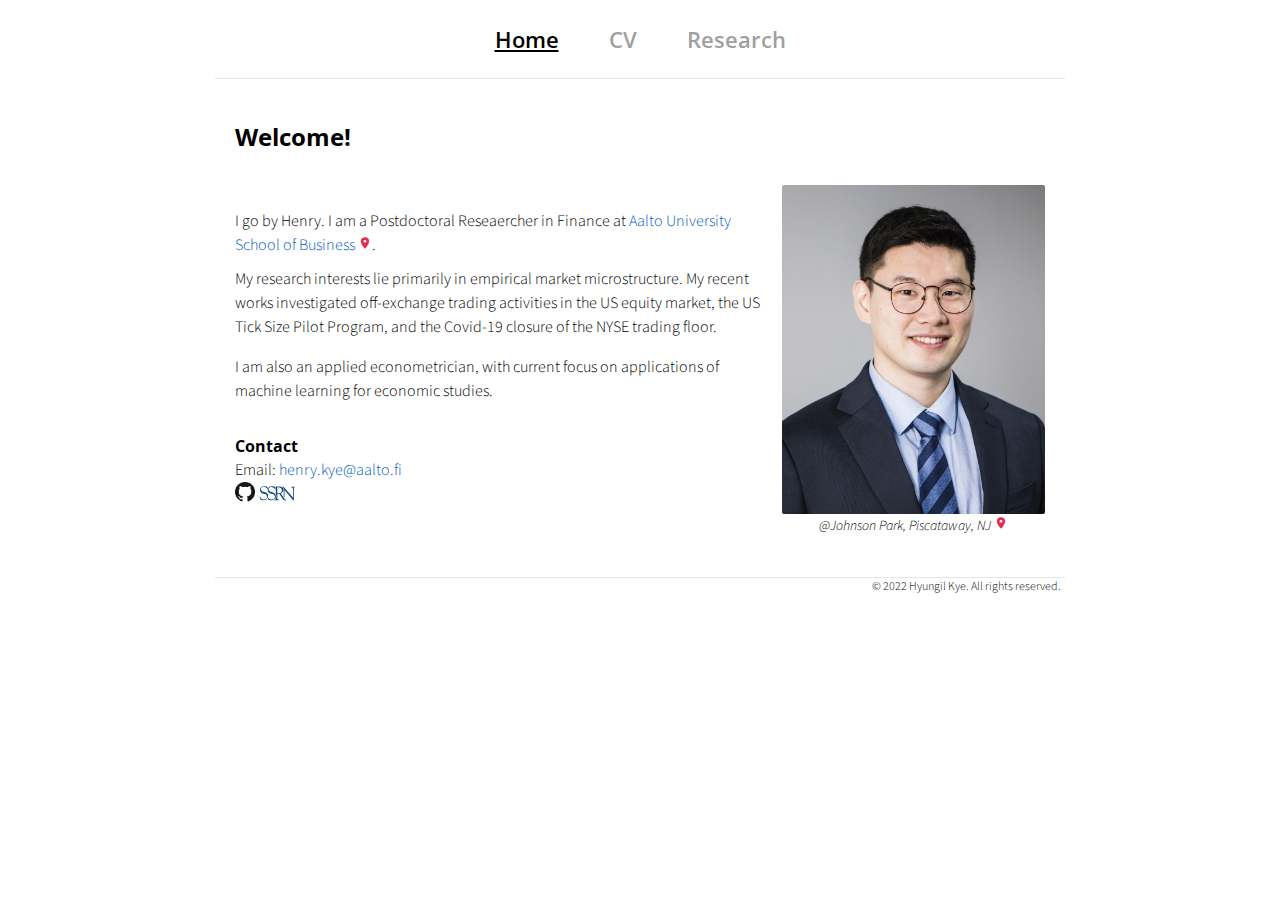
<file: index.html>
<!DOCTYPE html>
<html lang="en-us">

<head>
    <!-- Global site tag (gtag.js) - Google Analytics -->
    <script async src="https://www.googletagmanager.com/gtag/js?id=UA-176182247-1"></script>
    <script>
        window.dataLayer = window.dataLayer || [];

        function gtag() {
            dataLayer.push(arguments);
        }
        gtag('js', new Date());

        gtag('config', 'UA-176182247-1');

    </script>
    <!-- End of Google Analytics -->
    <meta charset="utf-8">
    <title>H. Kye's Website</title>
    <meta name="viewport" content="width=device-width, initial-scale=1.0">
    <link rel="stylesheet" type="text/css" href="/css/main.css">
    <link href='https://fonts.googleapis.com/css?family=Open+Sans:400,700' rel='stylesheet' type='text/css'>
    <link href='https://fonts.googleapis.com/css?family=Open+Sans+Condensed:300,700' rel='stylesheet' type='text/css'>
    <link href="https://fonts.googleapis.com/css?family=Source+Sans+Pro:400,700" rel="stylesheet">
    <link href="https://fonts.googleapis.com/icon?family=Material+Icons" rel="stylesheet">
    <link rel="stylesheet" href="https://cdnjs.cloudflare.com/ajax/libs/font-awesome/4.7.0/css/font-awesome.min.css">
</head>

<body>
    <div class="menu-container">
        <div class="menu">
            <div class="menu-table flex-row-center">
                <a class="menu-button" tabindex="0" href="javascript:void(0)">
                    <img src="img/menu.png">
                </a>
                <div class="menu-items flex-row-center flex-item">
                    <a href="index.html" class="active">Home</a>
                    <a href="cv.html">CV</a>
                    <a href="research.html">Research</a>
                </div>
            </div>
            <hr class="header-footer">
        </div>
    </div>
    <!-------------------------------------------------------------------------------------------->
    <div class="content-container">
        <div class="content">
            <div class="content-table flex-column">
                <!-------------------------------------------------------------------------------------------->
                <!--Start Intro-->
                <div class="flex-row">
                    <div class="flex-item flex-column">
                        <h2 class="add-bottom-margin">Welcome!</h2>
                    </div>
                </div>
                <div class="flex-row">
                    <div class="flex-item flex-item-stretch-2 flex-column">
                        
                        <p class="text-no-margin-bottom">
                        I go by Henry. I am a Postdoctoral Reseaercher in Finance at <a target="_blank" href="https://www.aalto.fi/en/department-of-finance">Aalto University School of Business</a> <a target="_blank" href="https://goo.gl/maps/EKQWC9irKCNFsh6G6"><i class="material-icons" style="font-size:14px;color:#E52B50">place</i></a>.
                        </p>                        
                        
                        <p class="text-no-margin-bottom">My research interests lie primarily in empirical market microstructure. My recent works investigated off-exchange trading activities in the US equity market, the US Tick Size Pilot Program, and the Covid-19 closure of the NYSE trading floor.
                        </p>
                        
                        <p>I am also an applied econometrician, with current focus on applications of machine learning for economic studies.
                        </p>
                        
                        <h4 class="add-top-margin">Contact</h4>
                        <p class="text-no-margin-top">
                            <!--
                            Email: <a href="mailto:hky&#101;&#64;&#101;c&#111;n&#111;mics&#46;rutg&#101;rs&#46;&#101;du">hky&#101;&#64;&#101;c&#111;n&#111;mics&#46;rutg&#101;rs&#46;&#101;du</a><br>
                            -->
                            Email: <a href="mailto:&#104;e&#110;ry.&#107;&#121;&#101;&#64;a&#97;&#108;t&#111;.f&#105;">&#104;e&#110;ry.&#107;&#121;&#101;&#64;a&#97;&#108;t&#111;.f&#105;</a><br>
                            <!--<a target="_blank" title="LinkedIn" href="https://www.linkedin.com/in/henrykye"><i style="font-size:23px" class="fa">&#xf08c;</i></a>&nbsp;-->
                            <a target="_blank" title="GitHub" href="https://github.com/henrykye"><img src="img/GitHub-Mark-32px.png" width="20"></a>
                            <a target="_blank" title="SSRN" href="https://ssrn.com/author=3199370"><img src="img/ssrn_logo.svg" width="38"></a>
                        </p>
                    </div>
                    <div class="flex-item flex-item-stretch flex-column">
                        <img class="image" src="img/profile.jpg">
                        <p class="text-center text-small text-no-margin-top"><em>@Johnson Park, Piscataway, NJ </em><a href="https://goo.gl/maps/St8mgmyr1SE5Q53e8" target="_blank"><i class="material-icons" style="font-size:14px;color:#E52B50">place</i></a> </p>
                    </div>
                </div>
                <!--End Intro-->
                <!-------------------------------------------------------------------------------------------->
            </div>
            <hr class="header-footer">
            <p class="text-tiny text-no-margin text-right">&#169; 2022 Hyungil Kye. All rights reserved.&nbsp;&nbsp; </p>
        </div>

    </div>

</body>

</html>
</file>
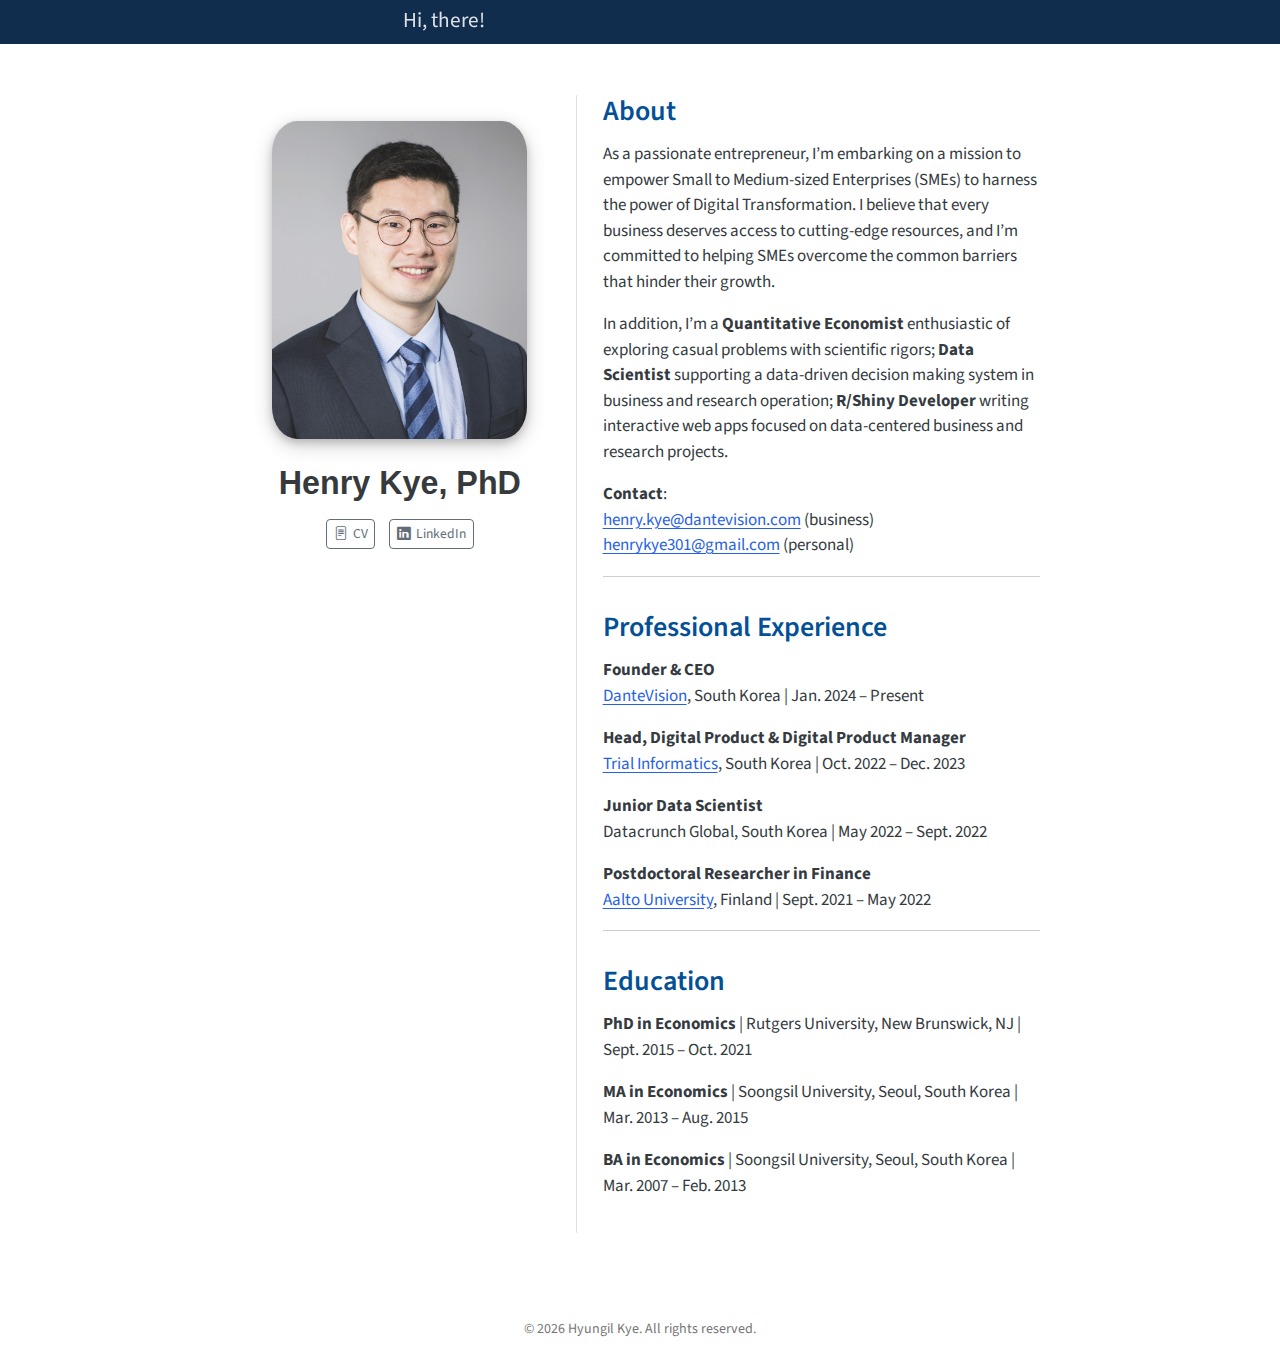
<file: docs/index.html>
<!DOCTYPE html>
<html xmlns="http://www.w3.org/1999/xhtml" lang="en" xml:lang="en"><head>

<meta charset="utf-8">
<meta name="generator" content="quarto-1.5.56">

<meta name="viewport" content="width=device-width, initial-scale=1.0, user-scalable=yes">


<title>Henry Kye, PhD – Hi, there!</title>
<style>
code{white-space: pre-wrap;}
span.smallcaps{font-variant: small-caps;}
div.columns{display: flex; gap: min(4vw, 1.5em);}
div.column{flex: auto; overflow-x: auto;}
div.hanging-indent{margin-left: 1.5em; text-indent: -1.5em;}
ul.task-list{list-style: none;}
ul.task-list li input[type="checkbox"] {
  width: 0.8em;
  margin: 0 0.8em 0.2em -1em; /* quarto-specific, see https://github.com/quarto-dev/quarto-cli/issues/4556 */ 
  vertical-align: middle;
}
</style>


<script src="site_libs/quarto-nav/quarto-nav.js"></script>
<script src="site_libs/quarto-nav/headroom.min.js"></script>
<script src="site_libs/clipboard/clipboard.min.js"></script>
<script src="site_libs/quarto-html/quarto.js"></script>
<script src="site_libs/quarto-html/popper.min.js"></script>
<script src="site_libs/quarto-html/tippy.umd.min.js"></script>
<link href="site_libs/quarto-html/tippy.css" rel="stylesheet">
<link href="site_libs/quarto-html/quarto-syntax-highlighting.css" rel="stylesheet" id="quarto-text-highlighting-styles">
<script src="site_libs/bootstrap/bootstrap.min.js"></script>
<link href="site_libs/bootstrap/bootstrap-icons.css" rel="stylesheet">
<link href="site_libs/bootstrap/bootstrap.min.css" rel="stylesheet" id="quarto-bootstrap" data-mode="light">
<script id="quarto-search-options" type="application/json">{
  "language": {
    "search-no-results-text": "No results",
    "search-matching-documents-text": "matching documents",
    "search-copy-link-title": "Copy link to search",
    "search-hide-matches-text": "Hide additional matches",
    "search-more-match-text": "more match in this document",
    "search-more-matches-text": "more matches in this document",
    "search-clear-button-title": "Clear",
    "search-text-placeholder": "",
    "search-detached-cancel-button-title": "Cancel",
    "search-submit-button-title": "Submit",
    "search-label": "Search"
  }
}</script>
<!-- Google tag (gtag.js) -->

<script async="" src="https://www.googletagmanager.com/gtag/js?id=G-QT71NCCDHB"></script>

<script>

  window.dataLayer = window.dataLayer || [];

  function gtag(){dataLayer.push(arguments);}

  gtag('js', new Date());



  gtag('config', 'G-QT71NCCDHB');

</script>
<script src="https://code.jquery.com/jquery-3.7.0.js"></script>
<script src="static/js/jscode.js"></script>


<link rel="stylesheet" href="static/css/styles.css">
</head>

<body class="nav-fixed fullcontent">

<div id="quarto-search-results"></div>
  <header id="quarto-header" class="headroom fixed-top">
    <nav class="navbar navbar-expand-lg " data-bs-theme="dark">
      <div class="navbar-container container-fluid">
      <div class="navbar-brand-container mx-auto">
    <a class="navbar-brand" href="./index.html">
    <span class="navbar-title">Hi, there!</span>
    </a>
  </div>
        <div class="quarto-navbar-tools tools-end">
</div>
      </div> <!-- /container-fluid -->
    </nav>
</header>
<!-- content -->
<div id="quarto-content" class="quarto-container page-columns page-rows-contents page-layout-article page-navbar">
<!-- sidebar -->
<!-- margin-sidebar -->
    
<!-- main -->
<div class="quarto-about-trestles">
  <div class="about-entity">
    <img src="static/img/profile.jpg" class="about-image
  rounded " style="width: 20em;">
<header id="title-block-header" class="quarto-title-block default">
<div class="quarto-title">
<h1 class="title">Henry Kye, PhD</h1>
</div>
<div class="quarto-title-meta">
  </div>
</header>
    <div class="about-links">
  <a href="/static/pdf/cv.pdf" class="about-link" rel="" target="">
    <i class="bi bi-file-text"></i>
     <span class="about-link-text">CV</span>
  </a>
  <a href="https://www.linkedin.com/in/henrykye" class="about-link" rel="" target="">
    <i class="bi bi-linkedin"></i>
     <span class="about-link-text">LinkedIn</span>
  </a>
</div>
  </div>
  <div class="about-contents"><main class="content" id="quarto-document-content">
<section id="about" class="level2">
<h2 data-anchor-id="about">About</h2>
<p>As a passionate entrepreneur, I’m embarking on a mission to empower Small to Medium-sized Enterprises (SMEs) to harness the power of Digital Transformation. I believe that every business deserves access to cutting-edge resources, and I’m committed to helping SMEs overcome the common barriers that hinder their growth.</p>
<p>In addition, I’m a <strong>Quantitative Economist</strong> enthusiastic of exploring casual problems with scientific rigors; <strong>Data Scientist</strong> supporting a data-driven decision making system in business and research operation; <strong>R/Shiny Developer</strong> writing interactive web apps focused on data-centered business and research projects.</p>
<!-- ::: {class="shiny-example"} -->
<!-- Please visit [here](http://work.henrykye.com/shiny/SkeletonMuscleAge){.external target="_blank"} for my sample Shiny work, created to support research scientists to be more interactive on their research output with outside worlds through a Shiny app. -->
<!-- ::: -->
<p><strong>Contact</strong>: <br> <a href="mailto:henry.kye@dantevision.com" class="email">henry.kye@dantevision.com</a> (business) <br> <a href="mailto:henrykye301@gmail.com" class="email">henrykye301@gmail.com</a> (personal)</p>
<!-- --- -->
<!-- ## News -->
<!-- *Jan. 2, 2024* -->
<!-- Beginning with 2024, I started my own business as an entrepreneur. -->
<!-- *Mar. 5, 2023* -->
<!-- I recently served as a moderator for a panel discussion at a workshop, co-hosted by Trial Informatics and Cytel, a global statistical software company in life science. It was a bit challenging but exciting! I would like to share the moment: -->
<!-- ![Me moderating a panel discussion](static/img/idmc_workshop.jpg) -->
<hr>
</section>
<section id="professional-experience" class="level2">
<h2 data-anchor-id="professional-experience">Professional Experience</h2>
<p><strong>Founder &amp; CEO</strong> <br> <a href="https://dantevision.com" target="_blank">DanteVision</a>, South Korea | Jan.&nbsp;2024 – Present</p>
<p><strong>Head, Digital Product &amp; Digital Product Manager</strong> <br> <a href="https://trialinformatics.com" target="_blank">Trial Informatics</a>, South Korea | Oct.&nbsp;2022 – Dec.&nbsp;2023</p>
<p><strong>Junior Data Scientist</strong> <br> Datacrunch Global, South Korea | May 2022 – Sept.&nbsp;2022</p>
<p><strong>Postdoctoral Researcher in Finance</strong> <br> <a href="https://www.aalto.fi/en/department-of-finance" target="_blank">Aalto University</a>, Finland | Sept.&nbsp;2021 – May 2022</p>
<hr>
</section>
<section id="education" class="level2">
<h2 data-anchor-id="education">Education</h2>
<p><strong>PhD in Economics</strong> | Rutgers University, New Brunswick, NJ | Sept.&nbsp;2015 – Oct.&nbsp;2021</p>
<p><strong>MA in Economics</strong> | Soongsil University, Seoul, South Korea | Mar.&nbsp;2013 – Aug.&nbsp;2015</p>
<p><strong>BA in Economics</strong> | Soongsil University, Seoul, South Korea | Mar.&nbsp;2007 – Feb.&nbsp;2013</p>


</section>
</main></div>
</div>
 <!-- /main -->
<script id="quarto-html-after-body" type="application/javascript">
window.document.addEventListener("DOMContentLoaded", function (event) {
  const toggleBodyColorMode = (bsSheetEl) => {
    const mode = bsSheetEl.getAttribute("data-mode");
    const bodyEl = window.document.querySelector("body");
    if (mode === "dark") {
      bodyEl.classList.add("quarto-dark");
      bodyEl.classList.remove("quarto-light");
    } else {
      bodyEl.classList.add("quarto-light");
      bodyEl.classList.remove("quarto-dark");
    }
  }
  const toggleBodyColorPrimary = () => {
    const bsSheetEl = window.document.querySelector("link#quarto-bootstrap");
    if (bsSheetEl) {
      toggleBodyColorMode(bsSheetEl);
    }
  }
  toggleBodyColorPrimary();  
  const isCodeAnnotation = (el) => {
    for (const clz of el.classList) {
      if (clz.startsWith('code-annotation-')) {                     
        return true;
      }
    }
    return false;
  }
  const onCopySuccess = function(e) {
    // button target
    const button = e.trigger;
    // don't keep focus
    button.blur();
    // flash "checked"
    button.classList.add('code-copy-button-checked');
    var currentTitle = button.getAttribute("title");
    button.setAttribute("title", "Copied!");
    let tooltip;
    if (window.bootstrap) {
      button.setAttribute("data-bs-toggle", "tooltip");
      button.setAttribute("data-bs-placement", "left");
      button.setAttribute("data-bs-title", "Copied!");
      tooltip = new bootstrap.Tooltip(button, 
        { trigger: "manual", 
          customClass: "code-copy-button-tooltip",
          offset: [0, -8]});
      tooltip.show();    
    }
    setTimeout(function() {
      if (tooltip) {
        tooltip.hide();
        button.removeAttribute("data-bs-title");
        button.removeAttribute("data-bs-toggle");
        button.removeAttribute("data-bs-placement");
      }
      button.setAttribute("title", currentTitle);
      button.classList.remove('code-copy-button-checked');
    }, 1000);
    // clear code selection
    e.clearSelection();
  }
  const getTextToCopy = function(trigger) {
      const codeEl = trigger.previousElementSibling.cloneNode(true);
      for (const childEl of codeEl.children) {
        if (isCodeAnnotation(childEl)) {
          childEl.remove();
        }
      }
      return codeEl.innerText;
  }
  const clipboard = new window.ClipboardJS('.code-copy-button:not([data-in-quarto-modal])', {
    text: getTextToCopy
  });
  clipboard.on('success', onCopySuccess);
  if (window.document.getElementById('quarto-embedded-source-code-modal')) {
    // For code content inside modals, clipBoardJS needs to be initialized with a container option
    // TODO: Check when it could be a function (https://github.com/zenorocha/clipboard.js/issues/860)
    const clipboardModal = new window.ClipboardJS('.code-copy-button[data-in-quarto-modal]', {
      text: getTextToCopy,
      container: window.document.getElementById('quarto-embedded-source-code-modal')
    });
    clipboardModal.on('success', onCopySuccess);
  }
    var localhostRegex = new RegExp(/^(?:http|https):\/\/localhost\:?[0-9]*\//);
    var mailtoRegex = new RegExp(/^mailto:/);
      var filterRegex = new RegExp("https:\/\/henrykye\.com");
    var isInternal = (href) => {
        return filterRegex.test(href) || localhostRegex.test(href) || mailtoRegex.test(href);
    }
    // Inspect non-navigation links and adorn them if external
 	var links = window.document.querySelectorAll('a[href]:not(.nav-link):not(.navbar-brand):not(.toc-action):not(.sidebar-link):not(.sidebar-item-toggle):not(.pagination-link):not(.no-external):not([aria-hidden]):not(.dropdown-item):not(.quarto-navigation-tool):not(.about-link)');
    for (var i=0; i<links.length; i++) {
      const link = links[i];
      if (!isInternal(link.href)) {
        // undo the damage that might have been done by quarto-nav.js in the case of
        // links that we want to consider external
        if (link.dataset.originalHref !== undefined) {
          link.href = link.dataset.originalHref;
        }
      }
    }
  function tippyHover(el, contentFn, onTriggerFn, onUntriggerFn) {
    const config = {
      allowHTML: true,
      maxWidth: 500,
      delay: 100,
      arrow: false,
      appendTo: function(el) {
          return el.parentElement;
      },
      interactive: true,
      interactiveBorder: 10,
      theme: 'quarto',
      placement: 'bottom-start',
    };
    if (contentFn) {
      config.content = contentFn;
    }
    if (onTriggerFn) {
      config.onTrigger = onTriggerFn;
    }
    if (onUntriggerFn) {
      config.onUntrigger = onUntriggerFn;
    }
    window.tippy(el, config); 
  }
  const noterefs = window.document.querySelectorAll('a[role="doc-noteref"]');
  for (var i=0; i<noterefs.length; i++) {
    const ref = noterefs[i];
    tippyHover(ref, function() {
      // use id or data attribute instead here
      let href = ref.getAttribute('data-footnote-href') || ref.getAttribute('href');
      try { href = new URL(href).hash; } catch {}
      const id = href.replace(/^#\/?/, "");
      const note = window.document.getElementById(id);
      if (note) {
        return note.innerHTML;
      } else {
        return "";
      }
    });
  }
  const xrefs = window.document.querySelectorAll('a.quarto-xref');
  const processXRef = (id, note) => {
    // Strip column container classes
    const stripColumnClz = (el) => {
      el.classList.remove("page-full", "page-columns");
      if (el.children) {
        for (const child of el.children) {
          stripColumnClz(child);
        }
      }
    }
    stripColumnClz(note)
    if (id === null || id.startsWith('sec-')) {
      // Special case sections, only their first couple elements
      const container = document.createElement("div");
      if (note.children && note.children.length > 2) {
        container.appendChild(note.children[0].cloneNode(true));
        for (let i = 1; i < note.children.length; i++) {
          const child = note.children[i];
          if (child.tagName === "P" && child.innerText === "") {
            continue;
          } else {
            container.appendChild(child.cloneNode(true));
            break;
          }
        }
        if (window.Quarto?.typesetMath) {
          window.Quarto.typesetMath(container);
        }
        return container.innerHTML
      } else {
        if (window.Quarto?.typesetMath) {
          window.Quarto.typesetMath(note);
        }
        return note.innerHTML;
      }
    } else {
      // Remove any anchor links if they are present
      const anchorLink = note.querySelector('a.anchorjs-link');
      if (anchorLink) {
        anchorLink.remove();
      }
      if (window.Quarto?.typesetMath) {
        window.Quarto.typesetMath(note);
      }
      // TODO in 1.5, we should make sure this works without a callout special case
      if (note.classList.contains("callout")) {
        return note.outerHTML;
      } else {
        return note.innerHTML;
      }
    }
  }
  for (var i=0; i<xrefs.length; i++) {
    const xref = xrefs[i];
    tippyHover(xref, undefined, function(instance) {
      instance.disable();
      let url = xref.getAttribute('href');
      let hash = undefined; 
      if (url.startsWith('#')) {
        hash = url;
      } else {
        try { hash = new URL(url).hash; } catch {}
      }
      if (hash) {
        const id = hash.replace(/^#\/?/, "");
        const note = window.document.getElementById(id);
        if (note !== null) {
          try {
            const html = processXRef(id, note.cloneNode(true));
            instance.setContent(html);
          } finally {
            instance.enable();
            instance.show();
          }
        } else {
          // See if we can fetch this
          fetch(url.split('#')[0])
          .then(res => res.text())
          .then(html => {
            const parser = new DOMParser();
            const htmlDoc = parser.parseFromString(html, "text/html");
            const note = htmlDoc.getElementById(id);
            if (note !== null) {
              const html = processXRef(id, note);
              instance.setContent(html);
            } 
          }).finally(() => {
            instance.enable();
            instance.show();
          });
        }
      } else {
        // See if we can fetch a full url (with no hash to target)
        // This is a special case and we should probably do some content thinning / targeting
        fetch(url)
        .then(res => res.text())
        .then(html => {
          const parser = new DOMParser();
          const htmlDoc = parser.parseFromString(html, "text/html");
          const note = htmlDoc.querySelector('main.content');
          if (note !== null) {
            // This should only happen for chapter cross references
            // (since there is no id in the URL)
            // remove the first header
            if (note.children.length > 0 && note.children[0].tagName === "HEADER") {
              note.children[0].remove();
            }
            const html = processXRef(null, note);
            instance.setContent(html);
          } 
        }).finally(() => {
          instance.enable();
          instance.show();
        });
      }
    }, function(instance) {
    });
  }
      let selectedAnnoteEl;
      const selectorForAnnotation = ( cell, annotation) => {
        let cellAttr = 'data-code-cell="' + cell + '"';
        let lineAttr = 'data-code-annotation="' +  annotation + '"';
        const selector = 'span[' + cellAttr + '][' + lineAttr + ']';
        return selector;
      }
      const selectCodeLines = (annoteEl) => {
        const doc = window.document;
        const targetCell = annoteEl.getAttribute("data-target-cell");
        const targetAnnotation = annoteEl.getAttribute("data-target-annotation");
        const annoteSpan = window.document.querySelector(selectorForAnnotation(targetCell, targetAnnotation));
        const lines = annoteSpan.getAttribute("data-code-lines").split(",");
        const lineIds = lines.map((line) => {
          return targetCell + "-" + line;
        })
        let top = null;
        let height = null;
        let parent = null;
        if (lineIds.length > 0) {
            //compute the position of the single el (top and bottom and make a div)
            const el = window.document.getElementById(lineIds[0]);
            top = el.offsetTop;
            height = el.offsetHeight;
            parent = el.parentElement.parentElement;
          if (lineIds.length > 1) {
            const lastEl = window.document.getElementById(lineIds[lineIds.length - 1]);
            const bottom = lastEl.offsetTop + lastEl.offsetHeight;
            height = bottom - top;
          }
          if (top !== null && height !== null && parent !== null) {
            // cook up a div (if necessary) and position it 
            let div = window.document.getElementById("code-annotation-line-highlight");
            if (div === null) {
              div = window.document.createElement("div");
              div.setAttribute("id", "code-annotation-line-highlight");
              div.style.position = 'absolute';
              parent.appendChild(div);
            }
            div.style.top = top - 2 + "px";
            div.style.height = height + 4 + "px";
            div.style.left = 0;
            let gutterDiv = window.document.getElementById("code-annotation-line-highlight-gutter");
            if (gutterDiv === null) {
              gutterDiv = window.document.createElement("div");
              gutterDiv.setAttribute("id", "code-annotation-line-highlight-gutter");
              gutterDiv.style.position = 'absolute';
              const codeCell = window.document.getElementById(targetCell);
              const gutter = codeCell.querySelector('.code-annotation-gutter');
              gutter.appendChild(gutterDiv);
            }
            gutterDiv.style.top = top - 2 + "px";
            gutterDiv.style.height = height + 4 + "px";
          }
          selectedAnnoteEl = annoteEl;
        }
      };
      const unselectCodeLines = () => {
        const elementsIds = ["code-annotation-line-highlight", "code-annotation-line-highlight-gutter"];
        elementsIds.forEach((elId) => {
          const div = window.document.getElementById(elId);
          if (div) {
            div.remove();
          }
        });
        selectedAnnoteEl = undefined;
      };
        // Handle positioning of the toggle
    window.addEventListener(
      "resize",
      throttle(() => {
        elRect = undefined;
        if (selectedAnnoteEl) {
          selectCodeLines(selectedAnnoteEl);
        }
      }, 10)
    );
    function throttle(fn, ms) {
    let throttle = false;
    let timer;
      return (...args) => {
        if(!throttle) { // first call gets through
            fn.apply(this, args);
            throttle = true;
        } else { // all the others get throttled
            if(timer) clearTimeout(timer); // cancel #2
            timer = setTimeout(() => {
              fn.apply(this, args);
              timer = throttle = false;
            }, ms);
        }
      };
    }
      // Attach click handler to the DT
      const annoteDls = window.document.querySelectorAll('dt[data-target-cell]');
      for (const annoteDlNode of annoteDls) {
        annoteDlNode.addEventListener('click', (event) => {
          const clickedEl = event.target;
          if (clickedEl !== selectedAnnoteEl) {
            unselectCodeLines();
            const activeEl = window.document.querySelector('dt[data-target-cell].code-annotation-active');
            if (activeEl) {
              activeEl.classList.remove('code-annotation-active');
            }
            selectCodeLines(clickedEl);
            clickedEl.classList.add('code-annotation-active');
          } else {
            // Unselect the line
            unselectCodeLines();
            clickedEl.classList.remove('code-annotation-active');
          }
        });
      }
  const findCites = (el) => {
    const parentEl = el.parentElement;
    if (parentEl) {
      const cites = parentEl.dataset.cites;
      if (cites) {
        return {
          el,
          cites: cites.split(' ')
        };
      } else {
        return findCites(el.parentElement)
      }
    } else {
      return undefined;
    }
  };
  var bibliorefs = window.document.querySelectorAll('a[role="doc-biblioref"]');
  for (var i=0; i<bibliorefs.length; i++) {
    const ref = bibliorefs[i];
    const citeInfo = findCites(ref);
    if (citeInfo) {
      tippyHover(citeInfo.el, function() {
        var popup = window.document.createElement('div');
        citeInfo.cites.forEach(function(cite) {
          var citeDiv = window.document.createElement('div');
          citeDiv.classList.add('hanging-indent');
          citeDiv.classList.add('csl-entry');
          var biblioDiv = window.document.getElementById('ref-' + cite);
          if (biblioDiv) {
            citeDiv.innerHTML = biblioDiv.innerHTML;
          }
          popup.appendChild(citeDiv);
        });
        return popup.innerHTML;
      });
    }
  }
});
</script>
</div> <!-- /content -->
<footer class="footer">
  <div class="nav-footer">
    <div class="nav-footer-left">
      &nbsp;
    </div>   
    <div class="nav-footer-center">
<p>Hyungil Kye. All rights reserved.</p>
</div>
    <div class="nav-footer-right">
      &nbsp;
    </div>
  </div>
</footer>




</body></html>
</file>
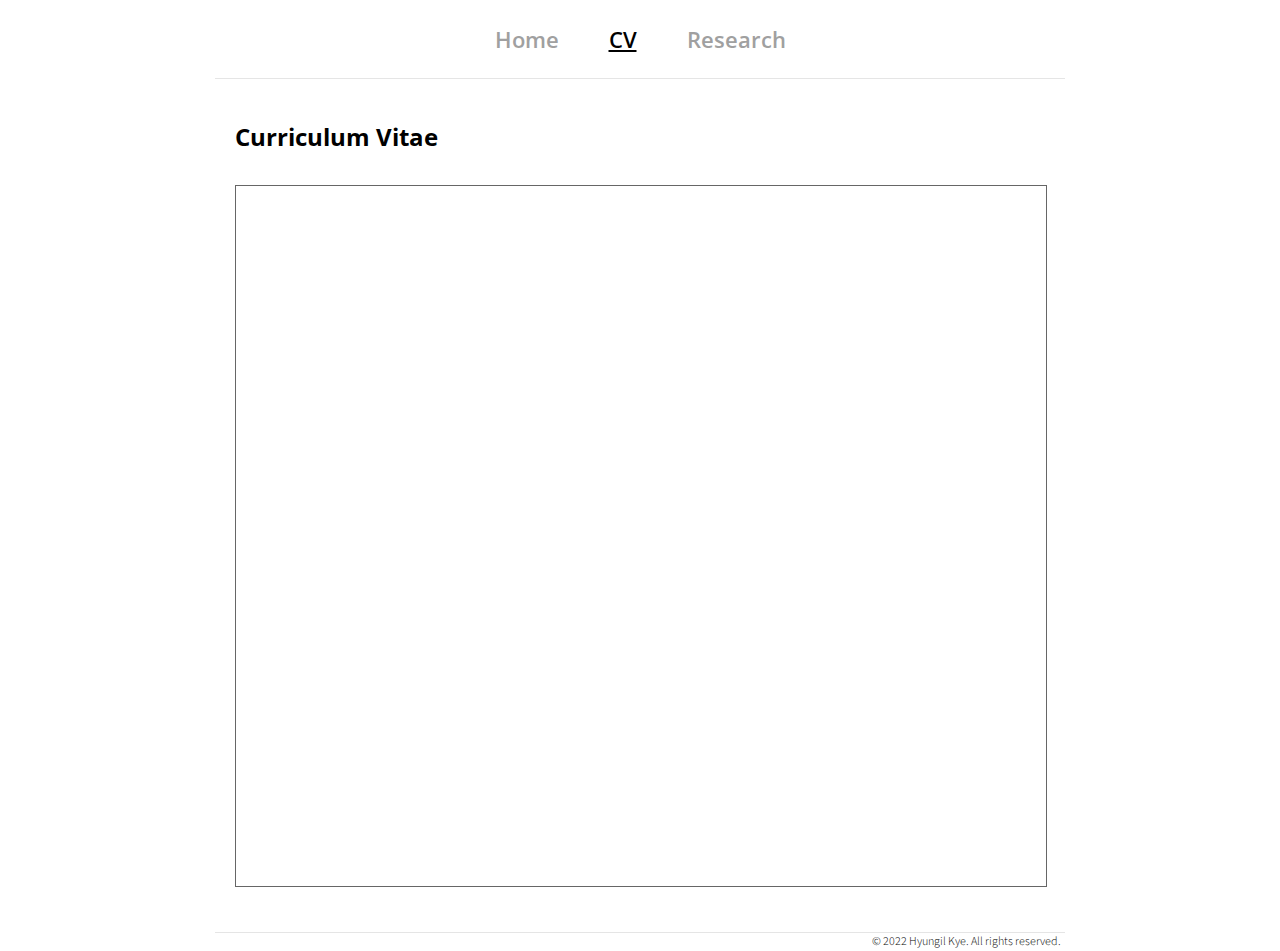
<file: cv.html>
<!DOCTYPE html>
<html lang="en-us">

<head>
    <!-- Global site tag (gtag.js) - Google Analytics -->
    <script async src="https://www.googletagmanager.com/gtag/js?id=UA-176182247-1"></script>
    <script>
        window.dataLayer = window.dataLayer || [];

        function gtag() {
            dataLayer.push(arguments);
        }
        gtag('js', new Date());

        gtag('config', 'UA-176182247-1');
    </script>
    <!-- End of Google Analytics -->
    <meta charset="utf-8">
    <title>H. Kye's Website</title>
    <meta name="viewport" content="width=device-width, initial-scale=1.0">
    <link rel="stylesheet" type="text/css" href="/css/main.css">
    <link href='https://fonts.googleapis.com/css?family=Open+Sans:400,700' rel='stylesheet' type='text/css'>
    <link href='https://fonts.googleapis.com/css?family=Open+Sans+Condensed:300,700' rel='stylesheet' type='text/css'>
    <link href="https://fonts.googleapis.com/css?family=Source+Sans+Pro:400,700" rel="stylesheet">
    <link href="https://fonts.googleapis.com/icon?family=Material+Icons" rel="stylesheet">
    </head>

<body>
    <div class="menu-container">
        <div class="menu">
            <div class="menu-table flex-row-center">
                <a class="menu-button" tabindex="0" href="javascript:void(0)">
                    <img src="img/menu.png">
                </a>
                <div class="menu-items flex-row-center flex-item">
                    <a href="index.html">Home</a>
                    <a href="cv.html" class="active">CV</a>
                    <a href="research.html">Research</a>
                </div>
            </div>
            <hr class="header-footer">
        </div>
    </div>
    <!-------------------------------------------------------------------------------------------->
    <div class="content-container">
        <div class="content">
            <div class="content-table flex-column">
                <!-------------------------------------------------------------------------------------------->
                <div class="flex-row">
                    <div class="flex-item flex-column full-width">
                        <h2 class="add-bottom-margin">Curriculum Vitae</h2>
                         <iframe class="iframe-in-body" src="pdf/HKye_cv.pdf"></iframe>
                    </div>
                </div>
                <!-------------------------------------------------------------------------------------------->
            </div>
            <hr class="header-footer">
            <p class="text-tiny text-no-margin text-right">&#169; 2022 Hyungil Kye. All rights reserved.&nbsp;&nbsp; </p>
        </div>
    </div>
</body>

</html>
</file>
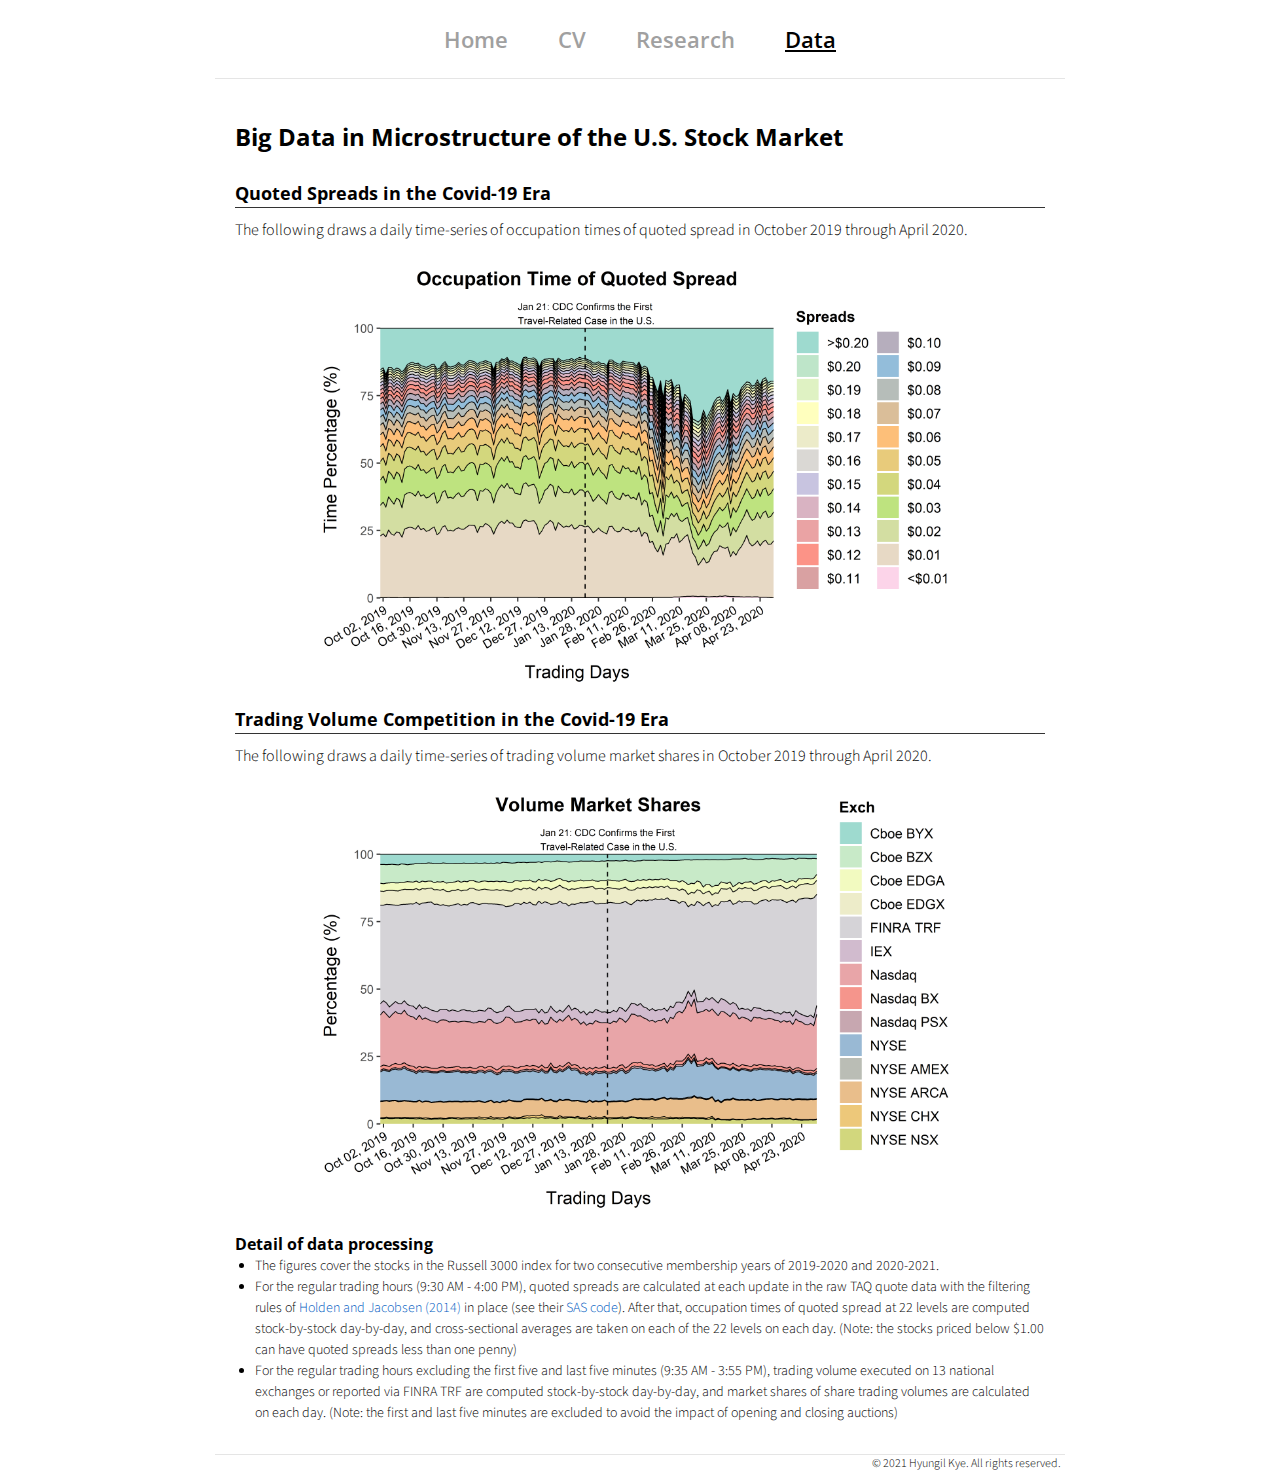
<file: data.html>
<!DOCTYPE html>
<html lang="en-us">

<head>
    <!-- Global site tag (gtag.js) - Google Analytics -->
    <script async src="https://www.googletagmanager.com/gtag/js?id=UA-176182247-1"></script>
    <script>
        window.dataLayer = window.dataLayer || [];

        function gtag() {
            dataLayer.push(arguments);
        }
        gtag('js', new Date());

        gtag('config', 'UA-176182247-1');
    </script>
    <!-- End of Google Analytics -->
    <meta charset="utf-8">
    <title>H. Kye's Website</title>
    <meta name="viewport" content="width=device-width, initial-scale=1.0">
    <link rel="stylesheet" type="text/css" href="/css/main.css">
    <link href='https://fonts.googleapis.com/css?family=Open+Sans:400,700' rel='stylesheet' type='text/css'>
    <link href='https://fonts.googleapis.com/css?family=Open+Sans+Condensed:300,700' rel='stylesheet' type='text/css'>
    <link href="https://fonts.googleapis.com/css?family=Source+Sans+Pro:400,700" rel="stylesheet">
    <link href="https://fonts.googleapis.com/icon?family=Material+Icons" rel="stylesheet">
    </head>

<body>
    <div class="menu-container">
        <div class="menu">
            <div class="menu-table flex-row-center">
                <a class="menu-button" tabindex="0" href="javascript:void(0)">
                    <img src="img/menu.png">
                </a>
                <div class="menu-items flex-row-center flex-item">
                    <a href="index.html">Home</a>
                    <a href="cv.html">CV</a>
                    <a href="research.html">Research</a>
                    <a href="data.html" class="active">Data</a>
                </div>
            </div>
            <hr class="header-footer">
        </div>
    </div>
    <!-------------------------------------------------------------------------------------------->
    <div class="content-container">
        <div class="content">
            <div class="content-table flex-column">
                <!-------------------------------------------------------------------------------------------->
                <!--Start-->
                <div class="flex-row">
                    <div class="flex-item flex-column full-width">
                        <h2 class="add-bottom-margin">Big Data in Microstructure of the U.S. Stock Market</h2>
                        <h3>Quoted Spreads in the Covid-19 Era</h3>
                        <hr>
                        <p class="text-no-margin-top">The following draws a daily time-series of occupation times of quoted spread in October 2019 through April 2020.</p>
                        <img class="image center add-top-margin-small eighty-percent" src="img/covid19-qsprd-ru3000.png">
                        <h3 class="add-top-margin">Trading Volume Competition in the Covid-19 Era</h3>
                        <hr>
                        <p class="text-no-margin-top">The following draws a daily time-series of trading volume market shares in October 2019 through April 2020.</p>
                        <img class="image center add-top-margin-small eighty-percent" src="img/covid19-mktshr-ru3000.png">
                        <h4 class="add-top-margin">Detail of data processing</h4>
                        <ul class="text text-no-margin-top text-left-margin text-small">
                            <li>The figures cover the stocks in the Russell 3000 index for two consecutive membership years of 2019-2020 and 2020-2021.</li>
                            <li>For the regular trading hours (9:30 AM - 4:00 PM), quoted spreads are calculated at each update in the raw TAQ quote data with the filtering rules of <a target="_blank" href="https://doi.org/10.1111/jofi.12127">Holden and Jacobsen (2014)</a> in place (see their <a target="_blank" href="https://kelley.iu.edu/cholden">SAS code</a>). After that, occupation times of quoted spread at 22 levels are computed stock-by-stock day-by-day, and cross-sectional averages are taken on each of the 22 levels on each day. (Note: the stocks priced below $1.00 can have quoted spreads less than one penny)</li>
                            <li>For the regular trading hours excluding the first five and last five minutes (9:35 AM - 3:55 PM), trading volume executed on 13 national exchanges or reported via FINRA TRF are computed stock-by-stock day-by-day, and market shares of share trading volumes are calculated on each day. (Note: the first and last five minutes are excluded to avoid the impact of opening and closing auctions)</li>
                        </ul>
                    </div>
                </div>
                <!--End-->
                <!-------------------------------------------------------------------------------------------->
            </div>
            <hr class="header-footer">
            <p class="text-tiny text-no-margin text-right">&#169; 2021 Hyungil Kye. All rights reserved.&nbsp;&nbsp; </p>
        </div>
        
    </div>
    
</body>

</html>
</file>
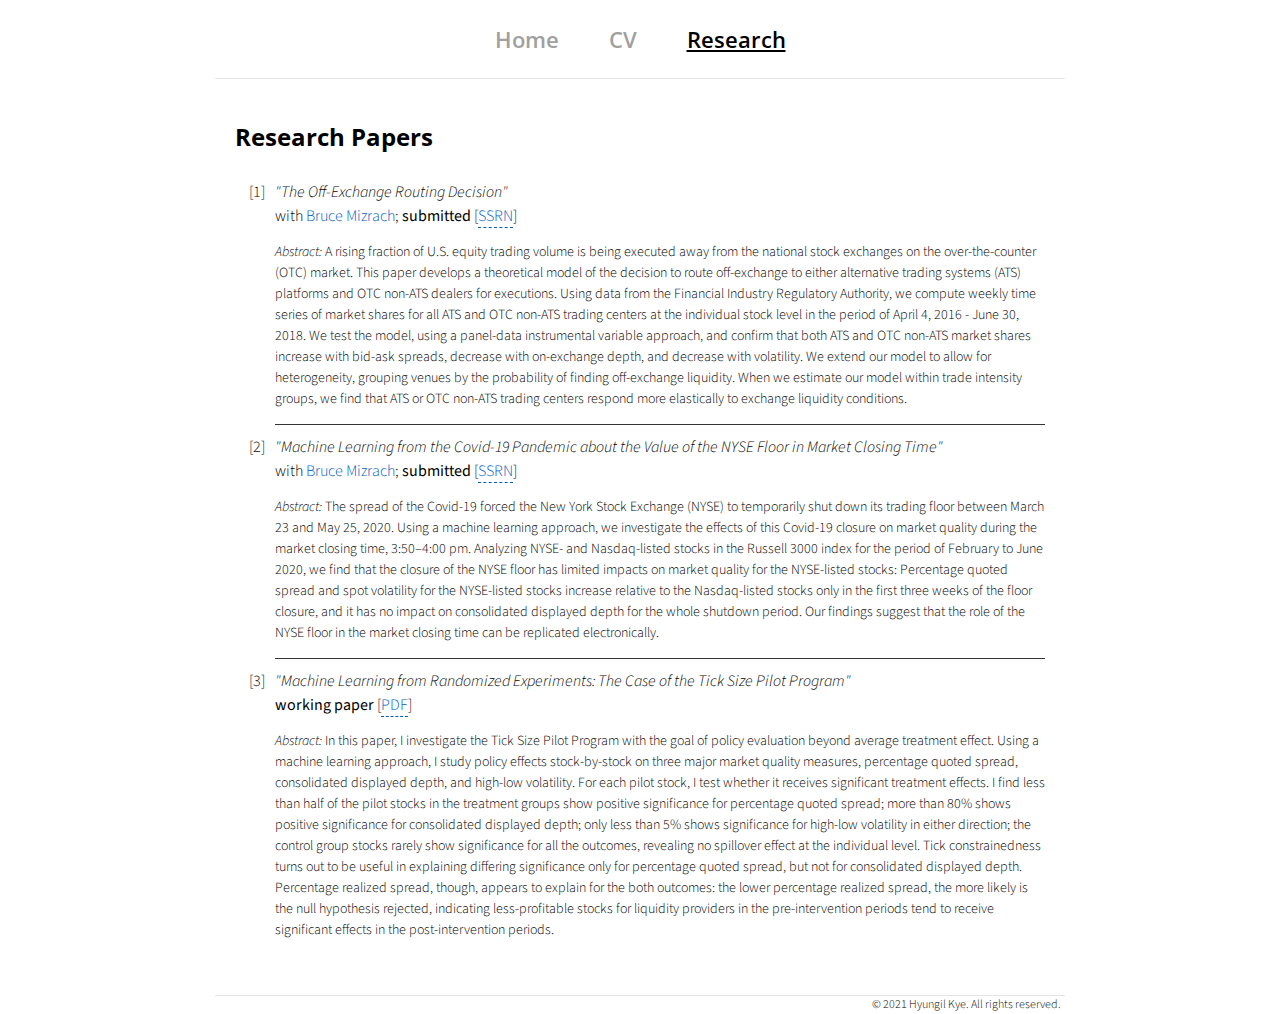
<file: research.html>
<!DOCTYPE html>
<html lang="en-us">

<head>
    <!-- Global site tag (gtag.js) - Google Analytics -->
    <script async src="https://www.googletagmanager.com/gtag/js?id=UA-176182247-1"></script>
    <script>
        window.dataLayer = window.dataLayer || [];

        function gtag() {
            dataLayer.push(arguments);
        }
        gtag('js', new Date());

        gtag('config', 'UA-176182247-1');
    </script>
    <!-- End of Google Analytics -->
    <meta charset="utf-8">
    <title>H. Kye's Website</title>
    <meta name="viewport" content="width=device-width, initial-scale=1.0">
    <link rel="stylesheet" type="text/css" href="/css/main.css">
    <link href='https://fonts.googleapis.com/css?family=Open+Sans:400,700' rel='stylesheet' type='text/css'>
    <link href='https://fonts.googleapis.com/css?family=Open+Sans+Condensed:300,700' rel='stylesheet' type='text/css'>
    <link href="https://fonts.googleapis.com/css?family=Source+Sans+Pro:400,700" rel="stylesheet">
    <link href="https://fonts.googleapis.com/icon?family=Material+Icons" rel="stylesheet">
    </head>

<body>
    <div class="menu-container">
        <div class="menu">
            <div class="menu-table flex-row-center">
                <a class="menu-button" tabindex="0" href="javascript:void(0)">
                    <img src="img/menu.png">
                </a>
                <div class="menu-items flex-row-center flex-item">
                    <a href="index.html">Home</a>
                    <a href="cv.html">CV</a>
                    <a href="research.html"  class="active">Research</a>
                </div>
            </div>
            <hr class="header-footer">
        </div>
    </div>
    <!-------------------------------------------------------------------------------------------->
    <div class="content-container">
        <div class="content">
            <div class="content-table flex-column">
                <!-------------------------------------------------------------------------------------------->
                <!--Start List of Papers-->
                <div class="flex-row">
                    <div class="flex-item flex-column full-width">
                        <h2 class="add-bottom-margin">Research Papers</h2>
                        <ol>
                            <li><em>"The Off-Exchange Routing Decision"</em><br>
                                with <a target="_blank" href="http://econweb.rutgers.edu/mizrach/">Bruce Mizrach</a>; <b>submitted</b> [<a class="dashed" href="https://papers.ssrn.com/abstract=3440911" target="_blank">SSRN</a>]
                                <p class="text-small"><em>Abstract:&nbsp;</em>A rising fraction of U.S. equity trading volume is being executed away from the national stock exchanges on the over-the-counter (OTC) market. This paper develops a theoretical model of the decision to route off-exchange to either alternative trading systems (ATS) platforms and OTC non-ATS dealers for executions. Using data from the Financial Industry Regulatory Authority, we compute weekly time series of market shares for all ATS and OTC non-ATS trading centers at the individual stock level in the period of April 4, 2016 - June 30, 2018. We test the model, using a panel-data instrumental variable approach, and confirm that both ATS and OTC non-ATS market shares increase with bid-ask spreads, decrease with on-exchange depth, and decrease with volatility. We extend our model to allow for heterogeneity, grouping venues by the probability of finding off-exchange liquidity. When we estimate our model within trade intensity groups, we find that ATS or OTC non-ATS trading centers respond more elastically to exchange liquidity conditions.</p>
                                <hr>
                            </li>
                            <li><em>"Machine Learning from the Covid-19 Pandemic about the Value of the NYSE Floor in Market Closing Time"</em><br>
                                with <a target="_blank" href="http://econweb.rutgers.edu/mizrach/">Bruce Mizrach</a>; <b>submitted</b> [<a class="dashed" href="https://ssrn.com/abstract=3680278" target="_blank">SSRN</a>]
                                <p class="text-small"><em>Abstract:&nbsp;</em>The spread of the Covid-19 forced the New York Stock Exchange (NYSE) to temporarily shut down its trading floor between March 23 and May 25, 2020. Using a machine learning approach, we investigate the effects of this Covid-19 closure on market quality during the market closing time, 3:50–4:00 pm. Analyzing NYSE- and Nasdaq-listed stocks in the Russell 3000 index for the period of February to June 2020, we find that the closure of the NYSE floor has limited impacts on market quality for the NYSE-listed stocks:  Percentage quoted spread and spot volatility for the NYSE-listed stocks increase relative to the Nasdaq-listed stocks only in the first three weeks of the floor closure, and it has no impact on consolidated displayed depth for the whole shutdown period. Our findings suggest that the role of the NYSE floor in the market closing time can be replicated electronically.</p>
                                <hr>
                            </li>
                            <li><em>"Machine Learning from Randomized Experiments: The Case of the Tick Size Pilot Program"</em><br>
                                <b>working paper</b> [<a class="dashed" href="/pdf/HKye_jmp.pdf" target="_blank">PDF</a>]
                                <p class="text-small"><em>Abstract:&nbsp;</em>In this paper, I investigate the Tick Size Pilot Program with the goal of policy evaluation beyond average treatment effect. Using a machine learning approach, I study policy effects stock-by-stock on three major market quality measures, percentage quoted spread, consolidated displayed depth, and high-low volatility. For each pilot stock, I test whether it receives significant treatment effects. I find less than half of the pilot stocks in the treatment groups show positive significance for percentage quoted spread; more than 80% shows positive significance for consolidated displayed depth; only less than 5% shows significance for high-low volatility in either direction; the control group stocks rarely show significance for all the outcomes, revealing no spillover effect at the individual level. Tick constrainedness turns out to be useful in explaining differing significance only for percentage quoted spread, but not for consolidated displayed depth. Percentage realized spread, though, appears to explain for the both outcomes: the lower percentage realized spread, the more likely is the null hypothesis rejected, indicating less-profitable stocks for liquidity providers in the pre-intervention periods tend to receive significant effects in the post-intervention periods.</p>
                            </li>
                            <!--
                            <li><em>Double Machine Learning: Causal Effects of Off-Exchange Trading on Market Quality</em><br>
                                <b>work in progress</b>
                                <p class="text-small"><em>Summary:&nbsp;</em>While off-exchange trading has accounted for about 40% of intraday volume, how it impacts on market quality overall has still remained an open question. Unraveling the casual effects is complicated due to the endogenous relationship between them, which forced prior works to rely on unverifiable econometric assumptions. The double machine learning approach, developed in <a target="_blank" href="https://doi.org/10.1111/ectj.12097">Chernozhukov et al. (2018)</a>, allows inclusion of a large number of controls in a flexible way in estimating low-dimensional structural parameters, enabling to run reliable causal inference with endogeneity well under control. Using it, this paper investigates causal effect of off-exchange trading activities on percentage realized spread and percentage price impact with a sample of Russell 3000 index constituents. Evaluating for the trading days in 2017 - 2019 day-by-day, I find increases in off-exchange trading market share lead to significant increases in realized spread for about 60% of the sample days while lowering price impact significantly for about 70% of them. Those percentages go up, as time horizon for calculation of the outcomes shortens from five minutes to one minute and 30 seconds. Overall, one percentage point increase in daily off-exchange trading volume share incurs about .17 bps increase in percentage realized spread but reduces percentage price impact by a similar magnitude. This result holds regardless of choice of time horizons among 30 seconds, one minute, and five minutes.
                                </p>
                            </li>
                            -->
                        </ol>
                    </div>
                </div>
                <!--End List of Papers-->
                <!-------------------------------------------------------------------------------------------->
            </div>
            <hr class="header-footer">
            <p class="text-tiny text-no-margin text-right">&#169; 2021 Hyungil Kye. All rights reserved.&nbsp;&nbsp; </p>
        </div>
    </div>
</body>

</html>
</file>
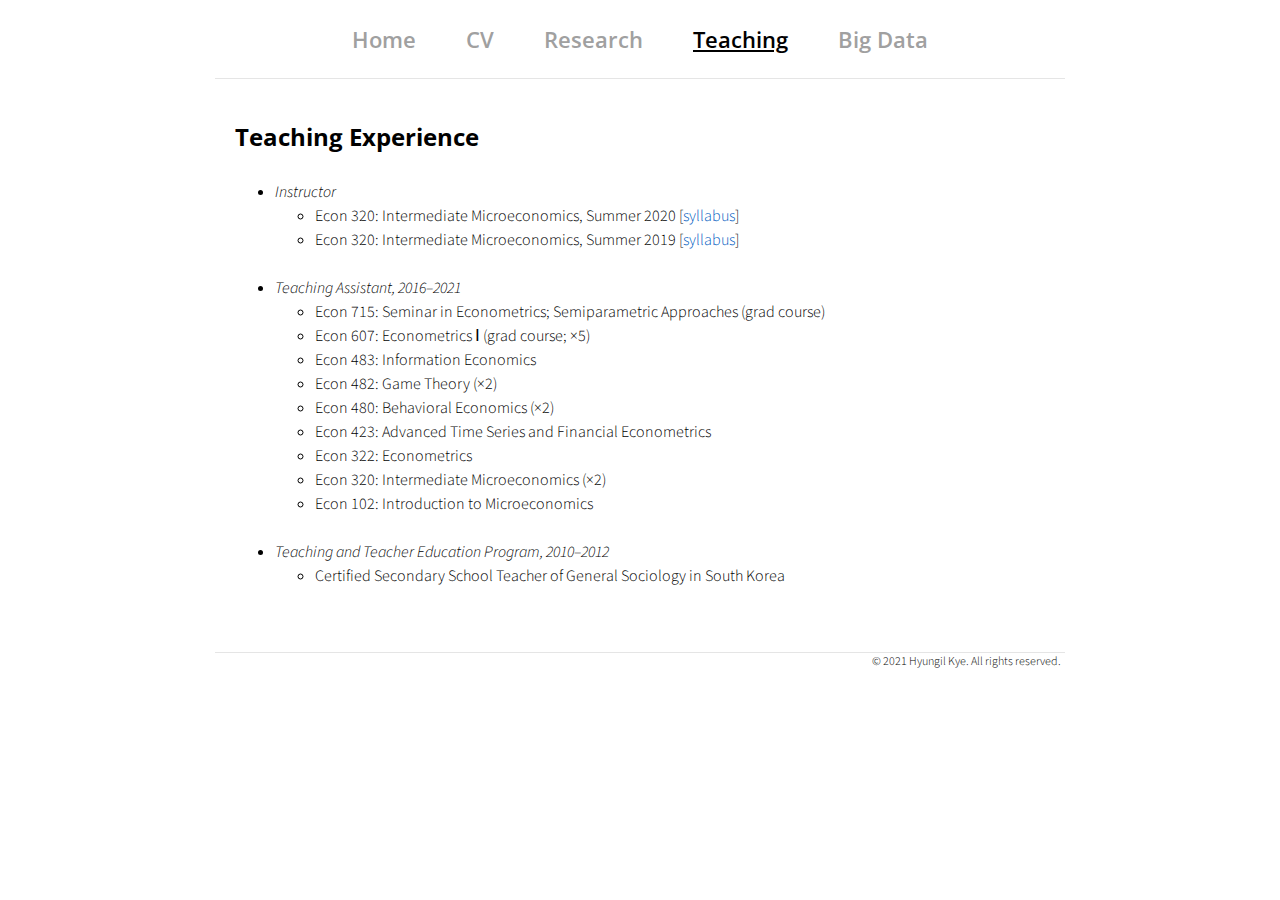
<file: teaching.html>
<!DOCTYPE html>
<html lang="en-us">

<head>
    <!-- Global site tag (gtag.js) - Google Analytics -->
    <script async src="https://www.googletagmanager.com/gtag/js?id=UA-176182247-1"></script>
    <script>
        window.dataLayer = window.dataLayer || [];

        function gtag() {
            dataLayer.push(arguments);
        }
        gtag('js', new Date());

        gtag('config', 'UA-176182247-1');
    </script>
    <!-- End of Google Analytics -->
    <meta charset="utf-8">
    <title>H. Kye's Website</title>
    <meta name="viewport" content="width=device-width, initial-scale=1.0">
    <link rel="stylesheet" type="text/css" href="/css/main.css">
    <link href='https://fonts.googleapis.com/css?family=Open+Sans:400,700' rel='stylesheet' type='text/css'>
    <link href='https://fonts.googleapis.com/css?family=Open+Sans+Condensed:300,700' rel='stylesheet' type='text/css'>
    <link href="https://fonts.googleapis.com/css?family=Source+Sans+Pro:400,700" rel="stylesheet">
    <link href="https://fonts.googleapis.com/icon?family=Material+Icons" rel="stylesheet">
    </head>

<body>
    <div class="menu-container">
        <div class="menu">
            <div class="menu-table flex-row-center">
                <a class="menu-button" tabindex="0" href="javascript:void(0)">
                    <img src="img/menu.png">
                </a>
                <div class="menu-items flex-row-center flex-item">
                    <a href="index.html">Home</a>
                    <a href="cv.html">CV</a>
                    <a href="research.html">Research</a>
                    <a href="teaching.html" class="active">Teaching</a>
                    <a href="data.html">Big Data</a>
                </div>
            </div>
            <hr class="header-footer">
        </div>
    </div>
    <!-------------------------------------------------------------------------------------------->
    <div class="content-container">
        <div class="content">
            <div class="content-table flex-column full-width">
                <!-------------------------------------------------------------------------------------------->
                <!--Start-->
                <div class="flex-row">
                    <div class="flex-item flex-column">
                        <h2 class="add-bottom-margin">Teaching Experience</h2>
                        <ul>
                            <li><em>Instructor</em>
                                <ul>
                                    <li>Econ 320: Intermediate Microeconomics, Summer 2020 [<a target="_blank" href="/pdf/syllabus_econ320_su2020.pdf">syllabus</a>]</li>
                                    <li>Econ 320: Intermediate Microeconomics, Summer 2019 [<a target="_blank" href="/pdf/syllabus_econ320_su2019.pdf">syllabus</a>]</li><br>
                                </ul>
                            </li>
                            <li><em>Teaching Assistant, 2016&ndash;2021</em>
                                <ul>
                                    <li>Econ 715: Seminar in Econometrics; Semiparametric Approaches (grad course)</li>
                                    <li>Econ 607: Econometrics &#8544; (grad course; &#215;5)</li>
                                    <li>Econ 483: Information Economics</li>
                                    <li>Econ 482: Game Theory (&#215;2)</li>
                                    <li>Econ 480: Behavioral Economics (&#215;2)</li>
                                    <li>Econ 423: Advanced Time Series and Financial Econometrics</li>
                                    <li>Econ 322: Econometrics</li>
                                    <li>Econ 320: Intermediate Microeconomics (&#215;2)</li>
                                    <li>Econ 102: Introduction to Microeconomics</li><br>
                                </ul>
                            </li>
                            <li><em>Teaching and Teacher Education Program, 2010&ndash;2012</em>
                                <ul>
                                    <li>Certified Secondary School Teacher of General Sociology in South Korea</li><br>
                                </ul>
                            </li>
                        </ul>

                    </div>
                </div>
                <!--END-->
                <!-------------------------------------------------------------------------------------------->
            </div>
            <hr class="header-footer">
            <p class="text-tiny text-no-margin text-right">&#169; 2021 Hyungil Kye. All rights reserved.&nbsp;&nbsp; </p>
        </div>
    </div>
</body>

</html>
</file>
<file: css/main.css>
body {
    margin: 0;
    padding: 0;
    background-color: white;
    font-family: 'Open Sans', Helvetica, Arial, sans-serif;
    left: 0;
    right: 0;
    width: auto;
}

a {
    cursor: pointer;
}

a.dashed {
    border-bottom: 1px dashed;
}

img {
    -webkit-touch-callout: none;
    -webkit-user-select: none;
    -khtml-user-select: none;
    -moz-user-select: none;
    -ms-user-select: none;
    user-select: none;
}

video {
    -webkit-touch-callout: none;
    -webkit-user-select: none;
    -khtml-user-select: none;
    -moz-user-select: none;
    -ms-user-select: none;
    user-select: none;
}

h2 {
    font-size: 24px;
    margin: 10px 0 0 0;
    padding: 0;
    font-weight: bold;
    font-family: 'Open Sans', Helvetica, Arial, sans-serif;
}

h3 {
    font-size: 18px;
    margin: 10px 0 0 0;
    padding: 0;
    font-weight: bold;
    font-family: 'Open Sans', Helvetica, Arial, sans-serif;
}

h4 {
    font-size: 16px;
    margin: 0;
    padding: 0;
    font-weight: bold;
    font-family: 'Open Sans', Helvetica, Arial, sans-serif;
}

ul,
ol {
    margin: 10px 0 10px 0;
}

li ol,
li ul {
    margin: 0;
}

ol {
    counter-reset: list;
}

ol > li {
    list-style: none;
    position: relative;
}

ol > li:before {
    content: "["counter(list)"]";
    counter-increment: list;
    left: -50px;
    padding-right: 10px;
    position: absolute;
    text-align: right;
    width: 40px;
}

hr {
    border: 0;
    height: 1px;
    background: #333;
    margin: 0 0 10px 0;
}

hr.no-bottom-margin {
    border: 0;
    height: 1px;
    background: #333;
    margin: 0 0 0 0;
}

hr.header-footer {
    background: #e5e5e5;
    border: 0;
    height: 1px;
    margin: 0;
}

.menu-container {
    z-index: 2;
    position: relative;
    width: 100%;
    background-color: white;
    min-width: 300px;
    -webkit-touch-callout: none;
    -webkit-user-select: none;
    -khtml-user-select: none;
    -moz-user-select: none;
    -ms-user-select: none;
    user-select: none;
}

.menu {
    position: relative;
    margin: 0 auto;
    max-width: 850px;
}

.menu-table {
    background-color: white;
    padding: 24px 5px;
    width: 100%;
    margin: 0;
}

.logo {
    margin-left: 10px;
}

.logo a {
    color: #0073CF;
    font-size: 24px;
    text-decoration: none;
    font-weight: 700;
    flex: 1 auto;
}

.menu-button {
    width: 40px;
    height: 20px;
    display: none;
    cursor: pointer;
    margin-right: 20px;
}

.menu-button img {
    width: 30px;
    height: 30px;
}

.menu-items a {
    color: #A0A0A0;
    text-decoration: none;
    font-weight: 600;
    font-size: 22px;
    flex: 1 auto;
    transition: opacity 0.1s ease-in-out;
    -moz-transition: opacity 0.1s ease-in-out;
    -webkit-transition: opacity 0.1s ease-in-out;
    font-family: 'Open Sans', Helvetica, Arial, sans-serif;
    white-space: nowrap;
}

.menu-items a:not(:last-child) {
    margin-right: 50px;
}

.menu-items a:hover,
.menu-items .active {
    color: #000000;
    opacity: 1;
    text-decoration: underline;
}

.nav li {
    display: inline;
    padding: 0 20px;
    text-transform: uppercase;
}

.nav a {
    color: #A0A0A0;
    text-decoration: none;
    font-weight: 600;
    font-size: 18px;
    flex: 1 auto;
    transition: opacity 0.1s ease-in-out;
    -moz-transition: opacity 0.1s ease-in-out;
    -webkit-transition: opacity 0.1s ease-in-out;
    font-family: 'Open Sans', Helvetica, Arial, sans-serif;
    white-space: nowrap;
}

.nav a:hover,
.nav .active {
    color: #000000;
    opacity: 1;
    text-decoration: underline;
}

.content-container {
    z-index: 1;
    position: relative;
    width: 100%;
    min-width: 300px;
}

.content {
    background-color: white;
    font-size: 16px;
    font-family: 'Source Sans Pro', Helvetica, Arial, sans-serif;
    font-weight: 300;
    line-height: 1.5;
    margin: 0 auto;
    max-width: 850px;
    overflow-x: auto;
    position: relative;
}

.content p a,
.content ul a,
.content ol a {
    text-decoration: none;
    color: #005cbf;
}

.content p a:hover,
.content ul a:hover,
.content ol a:hover {
    text-decoration: underline;
}

.content-table {
    padding: 30px 10px;
    width: 100%;
    margin: 0;
}

.flex-column {
    display: flex;
    flex-direction: column;
    flex-wrap: wrap;
    justify-content: flex-start;
    align-items: stretch;
    align-content: stretch;
    box-sizing: border-box;
}

.flex-row-space-between {
    display: flex;
    flex-direction: row;
    flex-wrap: wrap;
    justify-content: space-between;
    align-items: center;
    align-content: stretch;
    box-sizing: border-box;
}

.flex-row {
    display: flex;
    flex-direction: row;
    flex-wrap: wrap;
    justify-content: flex-start;
    align-items: center;
    align-content: stretch;
    box-sizing: border-box;
}

.flex-row-center {
    display: flex;
    flex-direction: row;
    flex-wrap: wrap;
    justify-content: center;
    align-items: center;
    align-content: stretch;
    box-sizing: border-box;
}

.flex-item-stretch {
    flex: 1 auto;
}

.flex-item-stretch-2 {
    flex: 1 auto;
}

.flex-item-stretch-3 {
    flex: 1 auto;
}

.flex-item-stretch-4 {
    flex: 1 auto;
}

.flex-item-stretch-5 {
    flex: 1 auto;
}

.flex-item {
    margin: 0 10px;
}

.flex-item-no-right-margin {
    margin: 0 0 0 10px;
}

.flex-item-no-margin {
    margin: 0 0 0 0;
}

.left-align {
    float: left;
}

.right-align {
    float: right;
}

.full-width {
    width: 100%;
}

.badge-text {
    font-size: 30px;
    font-weight: 700;
}

.text {
    margin: 10px 0 10px 0;
    padding: 0;
}

.text-large-margin {
    margin: 15px 0 15px 0;
    padding: 0;
}

.text-small-margin {
    margin: 5px 0 5px 0;
    padding: 0;
}

.text-no-margin {
    margin: 0;
    padding: 0;
}

.text-no-margin-top {
    margin: 0 0 10px 0;
    padding: 0;
}

.text-no-margin-bottom {
    margin: 10px 0 0 0;
    padding: 0;
}

.text-left-margin {
    margin: 0 0 0 20px;
    padding: 0;
}

.image {
    border-radius: 2px;
    width: 100%;
    margin: 15px 0 2px 0;
    -webkit-touch-callout: none;
    -webkit-user-select: none;
    -khtml-user-select: none;
    -moz-user-select: none;
    -ms-user-select: none;
    user-select: none;
    display: flex;
}

.image.center {
    align-self: center;
}

.image img,
.image video {
    width: 100%;
    height: 100%;
    box-sizing: border-box;
    display: table-cell;
    overflow: hidden;
    border-radius: 2px;
}

.adaptive-image {
    background-position: center;
    background-repeat: no-repeat;
    background-size: cover;
}

.image-wrap-text {
    float: left;
    margin: 5px 40px 25px 0;
}

.image-caption {
    width: 100%;
    text-align: center;
    margin-top: -10px;
    margin-bottom: 10px;
}

.max-width-140 {
    max-width: 140px;
}

.max-width-400 {
    max-width: 400px;
}

.max-width-500 {
    max-width: 500px;
}

.max-width-600 {
    max-width: 600px;
}

.max-width-700 {
    max-width: 700px;
}

.max-width-800 {
    max-width: 800px;
}

.eighty-percent {
    height: 80%;
    width: 80%;
}

.seventy-percent {
    height: 70%;
    width: 70%;
}



ol.publication {
    display: flex;
    flex-direction: column-reverse;
    list-style: none;
    margin: 7px 0 7px 0;
    padding: 0;
    flex-wrap: wrap;
}

ol.publication li {
    display: flex;
    align-items: baseline;
    margin: 0;
    padding: 0;
}

ol.publication li p:before {
    line-height: 1;
    margin-right: 5px;
}


ol.publication.C-list {
    counter-reset: C-counter;
}

ol.publication.C-list li p {
    counter-increment: C-counter;
}

ol.publication.C-list li p:before {
    content: "[C"counter(C-counter)"]";
}

ol.publication.J-list {
    counter-reset: J-counter;
}

ol.publication.J-list li p {
    counter-increment: J-counter;
}

ol.publication.J-list li p:before {
    content: "[J"counter(J-counter)"]";
}

ol.publication.T-list {
    counter-reset: T-counter;
}

ol.publication.T-list li p {
    counter-increment: T-counter;
}

ol.publication.T-list li p:before {
    content: "[T"counter(T-counter)"]";
}

ol.publication.O-list {
    counter-reset: O-counter;
}

ol.publication.O-list li p {
    counter-increment: O-counter;
}

ol.publication.O-list li p:before {
    content: "[O"counter(O-counter)"]";
}

ol.publication.P-list {
    counter-reset: P-counter;
}

ol.publication.P-list li p {
    counter-increment: P-counter;
}

ol.publication.P-list li p:before {
    content: "[P"counter(P-counter)"]";
}

ol.publication.M-list {
    counter-reset: M-counter;
}

ol.publication.M-list li p {
    counter-increment: M-counter;
}

ol.publication.M-list li p:before {
    content: "[M"counter(M-counter)"]";
}

ol.publication.F-list {
    counter-reset: F-counter;
}

ol.publication.F-list li p {
    counter-increment: F-counter;
}

ol.publication.F-list li p:before {
    content: "[F"counter(F-counter)"]";
}

ol.publication.A-list {
    counter-reset: A-counter;
}

ol.publication.A-list li p {
    counter-increment: A-counter;
}

ol.publication.A-list li p:before {
    content: "[A"counter(A-counter)"]";
}

ol.nested {
    list-style: none;
    counter-reset: item;
}

ol.nested > li:before {
    counter-increment: item;
    content: counters(item, ".") ". ";
    padding-right: 0.6em;
}

.noselect {
    -webkit-touch-callout: none;
    -webkit-user-select: none;
    -khtml-user-select: none;
    -moz-user-select: none;
    -ms-user-select: none;
    user-select: none;
}

.center-align-content {
    display: flex;
    justify-content: center;
    align-items: center;
}

.left-align-content {
    display: flex;
    justify-content: flex-start;
    align-items: center;
}

.text-huge {
    font-size: 20px;
}

.text-large {
    font-size: 18px;
}

.text-small {
    font-size: 14px;
}

.text-tiny {
    font-size: 12px;
}

.text-italic {
    font-style: italic;
}

.text-justify {
    text-align: justify;
}

.text-center {
    text-align: center;
}

.text-right {
    text-align: right;
}

.iframe-container {
    position: absolute;
    top: 61px;
    bottom: 0;
    left: 0;
    height: auto;
    width: 100%;
    min-width: 300px;
}

.iframe {
    border: 0;
    width: 100%;
    height: 100%;
}

.iframe-in-body {
    width: 100%;
    height: 700px;
    border: 1px solid #666666;
    margin: 15px 0;
}

.iframe-in-tab {
    width: 100%;
    height: 400px;
    border: 0;
    margin: 0;
    padding: 0;
}

.force-no-scroll {
    overflow-y: hidden;
}

.force-scroll {
    overflow-y: scroll;
}

.highlight-text {
    font-weight: bold;
}

.custom-text-info,
.custom-text-info p,
.custom-text-info a {
    color: #17a2b8;
}

.custom-text-info a:hover {
    color: #007082;
}

.custom-text-primary,
.custom-text-primary p,
.custom-text-primary a {
    color: #007bff;
}

.custom-text-primary a:hover {
    color: #005cbf;
}

.custom-text-danger,
.custom-text-danger p,
.custom-text-danger a {
    color: #dc3545;
}

.custom-text-danger a:hover {
    color: #a71120;
}

.gallery {
    display: flex;
    flex-direction: row;
    flex-wrap: wrap;
    justify-content: flex-start;
    align-items: center;
    align-content: stretch;
    box-sizing: border-box;
    width: 100%;
    padding: 0 10px;
}

.gallery a {
    border: 1px solid rgba(0, 0, 0, 0);
    color: black;
    text-decoration: none;
    padding: 10px;
    cursor: default;
    -webkit-touch-callout: none;
    -webkit-user-select: none;
    -khtml-user-select: none;
    -moz-user-select: none;
    -ms-user-select: none;
    user-select: none;
}

.gallery a > img,
.gallery a > video {
    border-radius: 2px;
    width: 100%;
    background-image: url(../img/loading.gif);
    background-repeat: no-repeat;
    background-size: 30px 30px;
    background-position: center;
    min-height: 50px;
}

.gallery a > div {
    width: 100%;
    text-align: center;
}

.custom-table-container {
    display: grid;
    width: fit-content;
    width: -moz-fit-content;
    margin: 15px 0;
}

.custom-table-container.center {
    margin-left: auto;
    margin-right: auto;
}

.custom-table {
    display: block;
    overflow-x: auto;
    border: 1px solid #666666;
    border-collapse: collapse;
    border-spacing: 0;
    empty-cells: show;
    margin: 0;
    padding: 0;
}

.custom-table thead {
    text-align: left;
    border-bottom: 1px solid #666666;
}

.custom-table tfoot {
    border-top: 1px solid #666666;
}

.custom-table tr.bg-color-gray {
    background-color: #dadada;
}

.custom-table tr.bg-color-light-gray {
    background-color: #efefef;
}

.custom-table td,
.custom-table th {
    padding: 5px 10px;
}

.no-top-margin {
    margin-top: 0;
}

.no-bottom-margin {
    margin-bottom: 0;
}

.break-long-url {
    /* These are technically the same, but use both */
    overflow-wrap: break-word;
    word-wrap: break-word;

    -ms-word-break: break-all;
    /* This is the dangerous one in WebKit, as it breaks things wherever */
    word-break: break-all;
    /* Instead use this non-standard one: */
    word-break: break-word;

    /* Adds a hyphen where the word breaks, if supported (No Blink) */
    -ms-hyphens: auto;
    -moz-hyphens: auto;
    -webkit-hyphens: auto;
    hyphens: auto;
}

.graph-title {
    font-size: 20px;
    margin-bottom: 0;
    margin-top: 15px;
}

.add-top-margin {
    margin-top: 15px;
}

.add-top-margin-small {
    margin-top: 5px;
}

.add-top-margin-large {
    margin-top: 20px;
}

.add-bottom-margin {
    margin-bottom: 15px;
}

.add-bottom-margin-small {
    margin-bottom: 5px;
}

.add-bottom-margin-large {
    margin-bottom: 20px;
}

@media screen and (min-width: 900px) {
    .flex-item-stretch {
        flex: 1;
    }

    .flex-item-stretch-2 {
        flex: 2;
    }

    .flex-item-stretch-3 {
        flex: 3;
    }

    .flex-item-stretch-4 {
        flex: 4;
    }

    .flex-item-stretch-5 {
        flex: 5;
    }
}

@media screen and (max-width: 750px) {
    .logo {
        -webkit-tap-highlight-color: transparent;
    }

    .menu-items {
        display: none;
        width: 100%;
    }

    .menu-items a:first-child {
        margin-top: 10px;
    }

    .menu-items a {
        width: 100%;
        padding: 10px 0;
        border-top: 1px solid rgba(255, 255, 255, 0.5);
    }

    .menu-button {
        display: flex;
        flex-direction: row;
        flex-wrap: wrap;
        justify-content: flex-end;
        align-items: center;
        align-content: stretch;
        box-sizing: border-box;
        -webkit-tap-highlight-color: transparent;
    }

    .menu-button:focus {
        pointer-events: none;
    }

    .menu-button:focus + .menu-items {
        display: block;
    }

    .menu-button:focus + .menu-items a {
        display: block;
    }

    .menu-items:hover {
        display: block;
    }

    .menu-items > a {
        display: block;
    }

    .image-wrap-text {
        max-width: 100%;
        margin-bottom: 20px;
        margin-right: 0;
    }
}

@media screen and (min-width: 900px) {
    .gallery a {
        flex: 1 0 25%;
        max-width: 25%;
    }
}

@media screen and (min-width: 700px) and (max-width: 900px) {
    .gallery a {
        flex: 1 0 33.3%;
        max-width: 33.3%;
    }
}

@media screen and (min-width: 500px) and (max-width: 700px) {
    .gallery a {
        flex: 1 0 50%;
        max-width: 50%;
    }
}

@media screen and (max-width: 500px) {
    .gallery a {
        flex: 1 0 100%;
        max-width: 100%;
    }
}
</file>
<file: docs/site_libs/quarto-html/tippy.css>
.tippy-box[data-animation=fade][data-state=hidden]{opacity:0}[data-tippy-root]{max-width:calc(100vw - 10px)}.tippy-box{position:relative;background-color:#333;color:#fff;border-radius:4px;font-size:14px;line-height:1.4;white-space:normal;outline:0;transition-property:transform,visibility,opacity}.tippy-box[data-placement^=top]>.tippy-arrow{bottom:0}.tippy-box[data-placement^=top]>.tippy-arrow:before{bottom:-7px;left:0;border-width:8px 8px 0;border-top-color:initial;transform-origin:center top}.tippy-box[data-placement^=bottom]>.tippy-arrow{top:0}.tippy-box[data-placement^=bottom]>.tippy-arrow:before{top:-7px;left:0;border-width:0 8px 8px;border-bottom-color:initial;transform-origin:center bottom}.tippy-box[data-placement^=left]>.tippy-arrow{right:0}.tippy-box[data-placement^=left]>.tippy-arrow:before{border-width:8px 0 8px 8px;border-left-color:initial;right:-7px;transform-origin:center left}.tippy-box[data-placement^=right]>.tippy-arrow{left:0}.tippy-box[data-placement^=right]>.tippy-arrow:before{left:-7px;border-width:8px 8px 8px 0;border-right-color:initial;transform-origin:center right}.tippy-box[data-inertia][data-state=visible]{transition-timing-function:cubic-bezier(.54,1.5,.38,1.11)}.tippy-arrow{width:16px;height:16px;color:#333}.tippy-arrow:before{content:"";position:absolute;border-color:transparent;border-style:solid}.tippy-content{position:relative;padding:5px 9px;z-index:1}
</file>
<file: docs/site_libs/quarto-html/quarto-syntax-highlighting.css>
/* quarto syntax highlight colors */
:root {
  --quarto-hl-ot-color: #003B4F;
  --quarto-hl-at-color: #657422;
  --quarto-hl-ss-color: #20794D;
  --quarto-hl-an-color: #5E5E5E;
  --quarto-hl-fu-color: #4758AB;
  --quarto-hl-st-color: #20794D;
  --quarto-hl-cf-color: #003B4F;
  --quarto-hl-op-color: #5E5E5E;
  --quarto-hl-er-color: #AD0000;
  --quarto-hl-bn-color: #AD0000;
  --quarto-hl-al-color: #AD0000;
  --quarto-hl-va-color: #111111;
  --quarto-hl-bu-color: inherit;
  --quarto-hl-ex-color: inherit;
  --quarto-hl-pp-color: #AD0000;
  --quarto-hl-in-color: #5E5E5E;
  --quarto-hl-vs-color: #20794D;
  --quarto-hl-wa-color: #5E5E5E;
  --quarto-hl-do-color: #5E5E5E;
  --quarto-hl-im-color: #00769E;
  --quarto-hl-ch-color: #20794D;
  --quarto-hl-dt-color: #AD0000;
  --quarto-hl-fl-color: #AD0000;
  --quarto-hl-co-color: #5E5E5E;
  --quarto-hl-cv-color: #5E5E5E;
  --quarto-hl-cn-color: #8f5902;
  --quarto-hl-sc-color: #5E5E5E;
  --quarto-hl-dv-color: #AD0000;
  --quarto-hl-kw-color: #003B4F;
}

/* other quarto variables */
:root {
  --quarto-font-monospace: SFMono-Regular, Menlo, Monaco, Consolas, "Liberation Mono", "Courier New", monospace;
}

pre > code.sourceCode > span {
  color: #003B4F;
}

code span {
  color: #003B4F;
}

code.sourceCode > span {
  color: #003B4F;
}

div.sourceCode,
div.sourceCode pre.sourceCode {
  color: #003B4F;
}

code span.ot {
  color: #003B4F;
  font-style: inherit;
}

code span.at {
  color: #657422;
  font-style: inherit;
}

code span.ss {
  color: #20794D;
  font-style: inherit;
}

code span.an {
  color: #5E5E5E;
  font-style: inherit;
}

code span.fu {
  color: #4758AB;
  font-style: inherit;
}

code span.st {
  color: #20794D;
  font-style: inherit;
}

code span.cf {
  color: #003B4F;
  font-weight: bold;
  font-style: inherit;
}

code span.op {
  color: #5E5E5E;
  font-style: inherit;
}

code span.er {
  color: #AD0000;
  font-style: inherit;
}

code span.bn {
  color: #AD0000;
  font-style: inherit;
}

code span.al {
  color: #AD0000;
  font-style: inherit;
}

code span.va {
  color: #111111;
  font-style: inherit;
}

code span.bu {
  font-style: inherit;
}

code span.ex {
  font-style: inherit;
}

code span.pp {
  color: #AD0000;
  font-style: inherit;
}

code span.in {
  color: #5E5E5E;
  font-style: inherit;
}

code span.vs {
  color: #20794D;
  font-style: inherit;
}

code span.wa {
  color: #5E5E5E;
  font-style: italic;
}

code span.do {
  color: #5E5E5E;
  font-style: italic;
}

code span.im {
  color: #00769E;
  font-style: inherit;
}

code span.ch {
  color: #20794D;
  font-style: inherit;
}

code span.dt {
  color: #AD0000;
  font-style: inherit;
}

code span.fl {
  color: #AD0000;
  font-style: inherit;
}

code span.co {
  color: #5E5E5E;
  font-style: inherit;
}

code span.cv {
  color: #5E5E5E;
  font-style: italic;
}

code span.cn {
  color: #8f5902;
  font-style: inherit;
}

code span.sc {
  color: #5E5E5E;
  font-style: inherit;
}

code span.dv {
  color: #AD0000;
  font-style: inherit;
}

code span.kw {
  color: #003B4F;
  font-weight: bold;
  font-style: inherit;
}

.prevent-inlining {
  content: "</";
}

/*# sourceMappingURL=debc5d5d77c3f9108843748ff7464032.css.map */
</file>
<file: docs/static/css/styles.css>
.navbar{
  padding-bottom: 2.1rem;
}

.navbar-brand{
    position: absolute;
    width: 120px;
    left: 30%;
    top: 0;
    text-align: center;
    margin-right: 0;
}

.navbar-brand{
    color: #dee2e6; !important;
}

.navbar-brand:hover{
    color: white !important;
}

.about-image{
  opacity: .9;
  margin-top: 1.5rem;
  margin-bottom: 1.5rem !important;
  width: 15rem !important;
  border-radius: 10% !important;
  background-color: white;
  box-shadow: 0 4px 8px 0 rgba(0, 0, 0, 0.2), 0 6px 20px 0 rgba(0, 0, 0, 0.19);
}

.shiny-example{
	font-size: .9rem;
	padding: .4rem .8rem; 
	margin-top: -.8rem;
	margin-bottom: 1rem;
	background-color: #F0F8FF;
	border-radius: 2%;
}

.shiny-example >p{
	margin-bottom: 0;
}

h2{
    padding-bottom: 0 !important;
    margin-bottom: .8rem !important;
    font-weight: 600;
    color: #035096;
}

h1.title{
    color: #373a3c;
    font-family: 'Helvetica Neue', sans-serif;
    font-weight: bold;
    font-size: 1.9rem;
}
</file>
